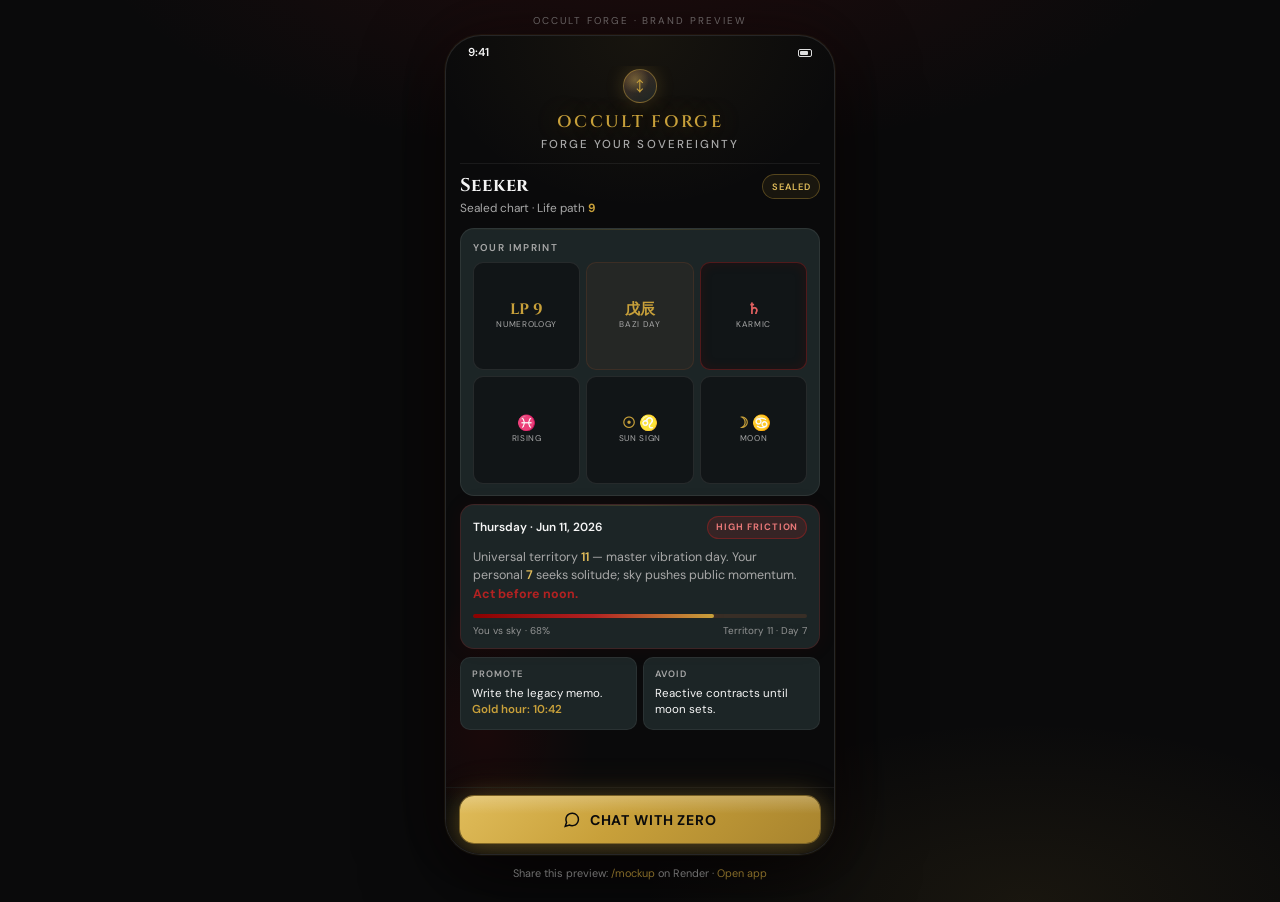
<file: frontend/public/mobile-mockup.html>
<!DOCTYPE html>
<html lang="en">
<head>
  <meta charset="UTF-8" />
  <meta name="viewport" content="width=device-width, initial-scale=1, viewport-fit=cover" />
  <meta name="theme-color" content="#0A0A0B" />
  <meta name="description" content="Occult Forge — premium mobile branding mockup" />
  <title>Occult Forge — Mobile Brand Mockup</title>
  <link rel="preconnect" href="https://fonts.googleapis.com" />
  <link rel="preconnect" href="https://fonts.gstatic.com" crossorigin />
  <link href="https://fonts.googleapis.com/css2?family=Cinzel:wght@500;600;700&family=DM+Sans:ital,wght@0,400;0,500;0,600;0,700;1,400&display=swap" rel="stylesheet" />
  <style>
    :root {
      --forge-black: #0A0A0B;
      --charcoal: #1C2526;
      --gold: #C8A03A;
      --gold-bright: #E0BC5A;
      --crimson: #B22222;
      --blood: #8B0000;
      --silver: #A8A8A8;
      --earth: #4B3427;
      --light: #F5F5F5;
      --font-sans: "DM Sans", system-ui, -apple-system, sans-serif;
      --font-display: "Cinzel", Georgia, serif;
      --phone-w: 390px;
      --phone-h: 844px;
      --radius: 14px;
      --radius-sm: 10px;
    }

    *, *::before, *::after { box-sizing: border-box; margin: 0; padding: 0; }

    html, body {
      min-height: 100%;
      background: #050506;
      color: var(--light);
      font-family: var(--font-sans);
      -webkit-font-smoothing: antialiased;
    }

    .stage {
      min-height: 100vh;
      display: flex;
      flex-direction: column;
      align-items: center;
      justify-content: center;
      padding: 0.85rem 0.75rem 1.25rem;
      background:
        radial-gradient(ellipse 80% 50% at 50% -10%, rgba(178, 34, 34, 0.14), transparent 55%),
        radial-gradient(ellipse 60% 40% at 80% 100%, rgba(200, 160, 58, 0.08), transparent 50%),
        var(--forge-black);
    }

    .stage-label {
      font-size: 0.62rem;
      letter-spacing: 0.2em;
      text-transform: uppercase;
      color: var(--silver);
      opacity: 0.65;
      margin-bottom: 0.55rem;
    }

    .phone {
      width: min(var(--phone-w), 100vw - 1.5rem);
      height: min(var(--phone-h), calc(100vh - 5rem));
      max-height: 844px;
      border-radius: 36px;
      border: 1px solid rgba(168, 168, 168, 0.18);
      background: var(--forge-black);
      box-shadow:
        0 0 0 1px rgba(200, 160, 58, 0.06),
        0 24px 80px rgba(0, 0, 0, 0.75),
        0 0 60px rgba(178, 34, 34, 0.06);
      overflow: hidden;
      display: flex;
      flex-direction: column;
      position: relative;
    }

    .phone::before {
      content: "";
      position: absolute;
      inset: 0;
      background:
        radial-gradient(ellipse 90% 35% at 50% 0%, rgba(200, 160, 58, 0.07), transparent 60%),
        radial-gradient(ellipse 50% 30% at 10% 85%, rgba(139, 0, 0, 0.12), transparent 55%);
      pointer-events: none;
      z-index: 0;
    }

    .phone > * { position: relative; z-index: 1; }

    .status-bar {
      flex: 0 0 auto;
      display: flex;
      align-items: center;
      justify-content: space-between;
      padding: 0.55rem 1.35rem 0.35rem;
      font-size: 0.72rem;
      font-weight: 600;
      color: var(--light);
      letter-spacing: 0.02em;
    }

    .status-icons {
      display: flex;
      gap: 0.35rem;
      align-items: center;
      opacity: 0.9;
    }

    .status-icons span {
      width: 14px;
      height: 8px;
      border: 1.5px solid var(--light);
      border-radius: 2px;
      position: relative;
    }

    .status-icons span::after {
      content: "";
      position: absolute;
      inset: 1px 3px 1px 1px;
      background: var(--light);
      border-radius: 1px;
    }

    .screen {
      flex: 1 1 auto;
      min-height: 0;
      overflow-y: auto;
      overflow-x: hidden;
      padding: 0 0.85rem 0.65rem;
      scrollbar-width: none;
    }

    .screen::-webkit-scrollbar { display: none; }

    .app-header {
      text-align: center;
      padding: 0.2rem 0 0.65rem;
      border-bottom: 1px solid rgba(168, 168, 168, 0.1);
      margin-bottom: 0.65rem;
    }

    .brand-mark {
      width: 2.1rem;
      height: 2.1rem;
      margin: 0 auto 0.5rem;
      border-radius: 50%;
      border: 1px solid rgba(200, 160, 58, 0.45);
      background:
        radial-gradient(circle at 35% 30%, rgba(224, 188, 90, 0.35), transparent 45%),
        linear-gradient(145deg, rgba(75, 52, 39, 0.9), rgba(28, 37, 38, 0.95));
      box-shadow: 0 0 18px rgba(200, 160, 58, 0.22);
      display: flex;
      align-items: center;
      justify-content: center;
    }

    .brand-mark svg {
      width: 1.1rem;
      height: 1.1rem;
      fill: none;
      stroke: var(--gold);
      stroke-width: 1.4;
    }

    .app-title {
      font-family: var(--font-display);
      font-size: 1.05rem;
      font-weight: 600;
      letter-spacing: 0.14em;
      text-transform: uppercase;
      color: var(--gold);
      text-shadow: 0 0 24px rgba(200, 160, 58, 0.35);
    }

    .app-tagline {
      margin-top: 0.3rem;
      font-size: 0.72rem;
      font-weight: 500;
      letter-spacing: 0.18em;
      text-transform: uppercase;
      color: var(--silver);
    }

    .greeting-row {
      display: flex;
      align-items: flex-start;
      justify-content: space-between;
      gap: 0.65rem;
      margin-bottom: 0.75rem;
    }

    .greeting-name {
      font-family: var(--font-display);
      font-size: 1.15rem;
      letter-spacing: 0.04em;
      color: var(--light);
      line-height: 1.25;
    }

    .greeting-sub {
      margin-top: 0.2rem;
      font-size: 0.74rem;
      color: var(--silver);
      line-height: 1.35;
    }

    .seal-badge {
      flex: 0 0 auto;
      padding: 0.35rem 0.55rem;
      border-radius: 999px;
      border: 1px solid rgba(200, 160, 58, 0.35);
      background: rgba(200, 160, 58, 0.08);
      font-size: 0.58rem;
      font-weight: 600;
      letter-spacing: 0.1em;
      text-transform: uppercase;
      color: var(--gold-bright);
      white-space: nowrap;
    }

    .card {
      background: var(--charcoal);
      border: 1px solid rgba(168, 168, 168, 0.12);
      border-radius: var(--radius);
      padding: 0.7rem 0.75rem;
      margin-bottom: 0.5rem;
      position: relative;
      overflow: hidden;
    }

    .card::after {
      content: "";
      position: absolute;
      top: 0;
      left: 0;
      right: 0;
      height: 1px;
      background: linear-gradient(90deg, transparent, rgba(200, 160, 58, 0.35), transparent);
      opacity: 0.6;
    }

    .card-label {
      font-size: 0.62rem;
      font-weight: 600;
      letter-spacing: 0.14em;
      text-transform: uppercase;
      color: var(--silver);
      margin-bottom: 0.55rem;
    }

    .chart-grid {
      display: grid;
      grid-template-columns: repeat(3, 1fr);
      gap: 0.35rem;
    }

    .chart-token {
      aspect-ratio: 1;
      border-radius: var(--radius-sm);
      border: 1px solid rgba(168, 168, 168, 0.14);
      background: rgba(10, 10, 11, 0.55);
      display: flex;
      flex-direction: column;
      align-items: center;
      justify-content: center;
      gap: 0.2rem;
      padding: 0.35rem 0.25rem;
      text-align: center;
    }

    .chart-token strong {
      font-family: var(--font-display);
      font-size: 0.95rem;
      color: var(--gold);
      line-height: 1;
    }

    .chart-token span {
      font-size: 0.52rem;
      letter-spacing: 0.08em;
      text-transform: uppercase;
      color: var(--silver);
      line-height: 1.2;
    }

    .chart-token--crimson {
      border-color: rgba(178, 34, 34, 0.4);
      box-shadow: inset 0 0 12px rgba(139, 0, 0, 0.15);
    }

    .chart-token--crimson strong { color: #E06060; }

    .chart-token--earth {
      border-color: rgba(75, 52, 39, 0.65);
      background: rgba(75, 52, 39, 0.2);
    }

    .timing-card {
      border-color: rgba(178, 34, 34, 0.22);
      box-shadow: 0 0 20px rgba(139, 0, 0, 0.08);
    }

    .timing-head {
      display: flex;
      align-items: center;
      justify-content: space-between;
      gap: 0.5rem;
      margin-bottom: 0.55rem;
    }

    .timing-date {
      font-size: 0.74rem;
      font-weight: 600;
      color: var(--light);
    }

    .timing-pill {
      font-size: 0.58rem;
      font-weight: 700;
      letter-spacing: 0.1em;
      text-transform: uppercase;
      padding: 0.28rem 0.5rem;
      border-radius: 999px;
      background: rgba(178, 34, 34, 0.18);
      border: 1px solid rgba(178, 34, 34, 0.45);
      color: #E87878;
    }

    .timing-body {
      font-size: 0.78rem;
      line-height: 1.5;
      color: var(--silver);
      margin-bottom: 0.6rem;
    }

    .timing-body em {
      font-style: normal;
      color: var(--gold-bright);
      font-weight: 600;
    }

    .timing-bar {
      height: 4px;
      border-radius: 999px;
      background: rgba(75, 52, 39, 0.6);
      overflow: hidden;
    }

    .timing-bar-fill {
      height: 100%;
      width: 72%;
      border-radius: inherit;
      background: linear-gradient(90deg, var(--blood), var(--crimson), var(--gold));
      box-shadow: 0 0 10px rgba(178, 34, 34, 0.5);
    }

    .timing-meta {
      display: flex;
      justify-content: space-between;
      margin-top: 0.4rem;
      font-size: 0.62rem;
      color: var(--silver);
      opacity: 0.85;
    }

    .insight-strip {
      display: grid;
      grid-template-columns: 1fr 1fr;
      gap: 0.35rem;
      margin-bottom: 0.45rem;
    }

    .mini-card {
      background: var(--charcoal);
      border: 1px solid rgba(168, 168, 168, 0.1);
      border-radius: var(--radius-sm);
      padding: 0.65rem 0.7rem;
    }

    .mini-card h3 {
      font-size: 0.58rem;
      font-weight: 600;
      letter-spacing: 0.12em;
      text-transform: uppercase;
      color: var(--silver);
      margin-bottom: 0.35rem;
    }

    .mini-card p {
      font-size: 0.72rem;
      line-height: 1.4;
      color: var(--light);
    }

    .mini-card p strong {
      color: var(--gold);
      font-weight: 600;
    }

    .dock {
      flex: 0 0 auto;
      padding: 0.5rem 0.85rem calc(0.7rem + env(safe-area-inset-bottom, 0px));
      background: linear-gradient(180deg, transparent, rgba(10, 10, 11, 0.92) 25%);
      border-top: 1px solid rgba(168, 168, 168, 0.08);
    }

    .cta-zero {
      display: flex;
      align-items: center;
      justify-content: center;
      gap: 0.55rem;
      width: 100%;
      padding: 0.9rem 1.1rem;
      border: none;
      border-radius: var(--radius);
      cursor: pointer;
      font-family: var(--font-sans);
      font-size: 0.88rem;
      font-weight: 700;
      letter-spacing: 0.06em;
      text-transform: uppercase;
      color: var(--forge-black);
      background:
        linear-gradient(180deg, rgba(255, 255, 255, 0.22) 0%, transparent 38%),
        linear-gradient(135deg, var(--gold-bright) 0%, var(--gold) 45%, #A8842E 100%);
      box-shadow:
        0 0 0 1px rgba(200, 160, 58, 0.5),
        0 4px 24px rgba(200, 160, 58, 0.35),
        0 0 40px rgba(200, 160, 58, 0.15);
      transition: transform 0.15s ease, box-shadow 0.15s ease;
    }

    .cta-zero:active {
      transform: scale(0.98);
    }

    .cta-zero svg {
      width: 1.1rem;
      height: 1.1rem;
      stroke: var(--forge-black);
      fill: none;
      stroke-width: 2;
    }

    .share-note {
      margin-top: 0.65rem;
      text-align: center;
      font-size: 0.68rem;
      color: var(--silver);
      opacity: 0.65;
      max-width: 22rem;
      line-height: 1.45;
    }

    .share-note a {
      color: var(--gold);
      text-decoration: none;
    }

    .share-note a:hover { text-decoration: underline; }

    @media (max-width: 420px) {
      .stage { padding: 0; }
      .stage-label, .share-note { display: none; }
      .phone {
        width: 100vw;
        height: 100vh;
        max-height: none;
        border-radius: 0;
        border: none;
        box-shadow: none;
      }
    }
  </style>
</head>
<body>
  <div class="stage">
    <p class="stage-label">Occult Forge · Brand Preview</p>

    <div class="phone" role="img" aria-label="Occult Forge mobile app mockup">
      <div class="status-bar">
        <span>9:41</span>
        <div class="status-icons" aria-hidden="true"><span></span></div>
      </div>

      <div class="screen">
        <header class="app-header">
          <div class="brand-mark" aria-hidden="true">
            <svg viewBox="0 0 24 24"><path d="M12 3v18M8 8l4-4 4 4M8 16l4 4 4-4"/></svg>
          </div>
          <h1 class="app-title">Occult Forge</h1>
          <p class="app-tagline">Forge Your Sovereignty</p>
        </header>

        <div class="greeting-row">
          <div>
            <h2 class="greeting-name">Seeker</h2>
            <p class="greeting-sub">Sealed chart · Life path <strong style="color:var(--gold)">9</strong></p>
          </div>
          <span class="seal-badge">Sealed</span>
        </div>

        <section class="card" aria-label="Personalized chart dashboard">
          <p class="card-label">Your imprint</p>
          <div class="chart-grid">
            <div class="chart-token">
              <strong>LP 9</strong>
              <span>Numerology</span>
            </div>
            <div class="chart-token chart-token--earth">
              <strong>戊辰</strong>
              <span>BaZi day</span>
            </div>
            <div class="chart-token chart-token--crimson">
              <strong>♄</strong>
              <span>Karmic</span>
            </div>
            <div class="chart-token">
              <strong>♓</strong>
              <span>Rising</span>
            </div>
            <div class="chart-token">
              <strong>☉ ♌</strong>
              <span>Sun sign</span>
            </div>
            <div class="chart-token">
              <strong>☽ ♋</strong>
              <span>Moon</span>
            </div>
          </div>
        </section>

        <section class="card timing-card" aria-label="Daily timing">
          <div class="timing-head">
            <span class="timing-date">Thursday · Jun 11, 2026</span>
            <span class="timing-pill">High friction</span>
          </div>
          <p class="timing-body">
            Universal territory <em>11</em> — master vibration day. Your personal <em>7</em> seeks solitude; sky pushes public momentum. <strong style="color:var(--crimson)">Act before noon.</strong>
          </p>
          <div class="timing-bar" role="presentation"><div class="timing-bar-fill"></div></div>
          <div class="timing-meta">
            <span>You vs sky · 68%</span>
            <span>Territory 11 · Day 7</span>
          </div>
        </section>

        <div class="insight-strip">
          <div class="mini-card">
            <h3>Promote</h3>
            <p>Write the legacy memo. <strong>Gold hour: 10:42</strong></p>
          </div>
          <div class="mini-card">
            <h3>Avoid</h3>
            <p>Reactive contracts until moon sets.</p>
          </div>
        </div>
      </div>

      <div class="dock">
        <button type="button" class="cta-zero" aria-label="Chat with Zero">
          <svg viewBox="0 0 24 24"><path d="M21 11.5a8.38 8.38 0 0 1-.9 3.8 8.5 8.5 0 0 1-7.6 4.7 8.38 8.38 0 0 1-3.8-.9L3 21l1.9-5.7a8.38 8.38 0 0 1-.9-3.8 8.5 8.5 0 0 1 4.7-7.6 8.38 8.38 0 0 1 3.8-.9h.5a8.48 8.48 0 0 1 8 8v.5z"/></svg>
          Chat with Zero
        </button>
      </div>
    </div>

    <p class="share-note">
      Share this preview: <a href="/mockup">/mockup</a> on Render ·
      <a href="/">Open app</a>
    </p>
  </div>
</body>
</html>
</file>
